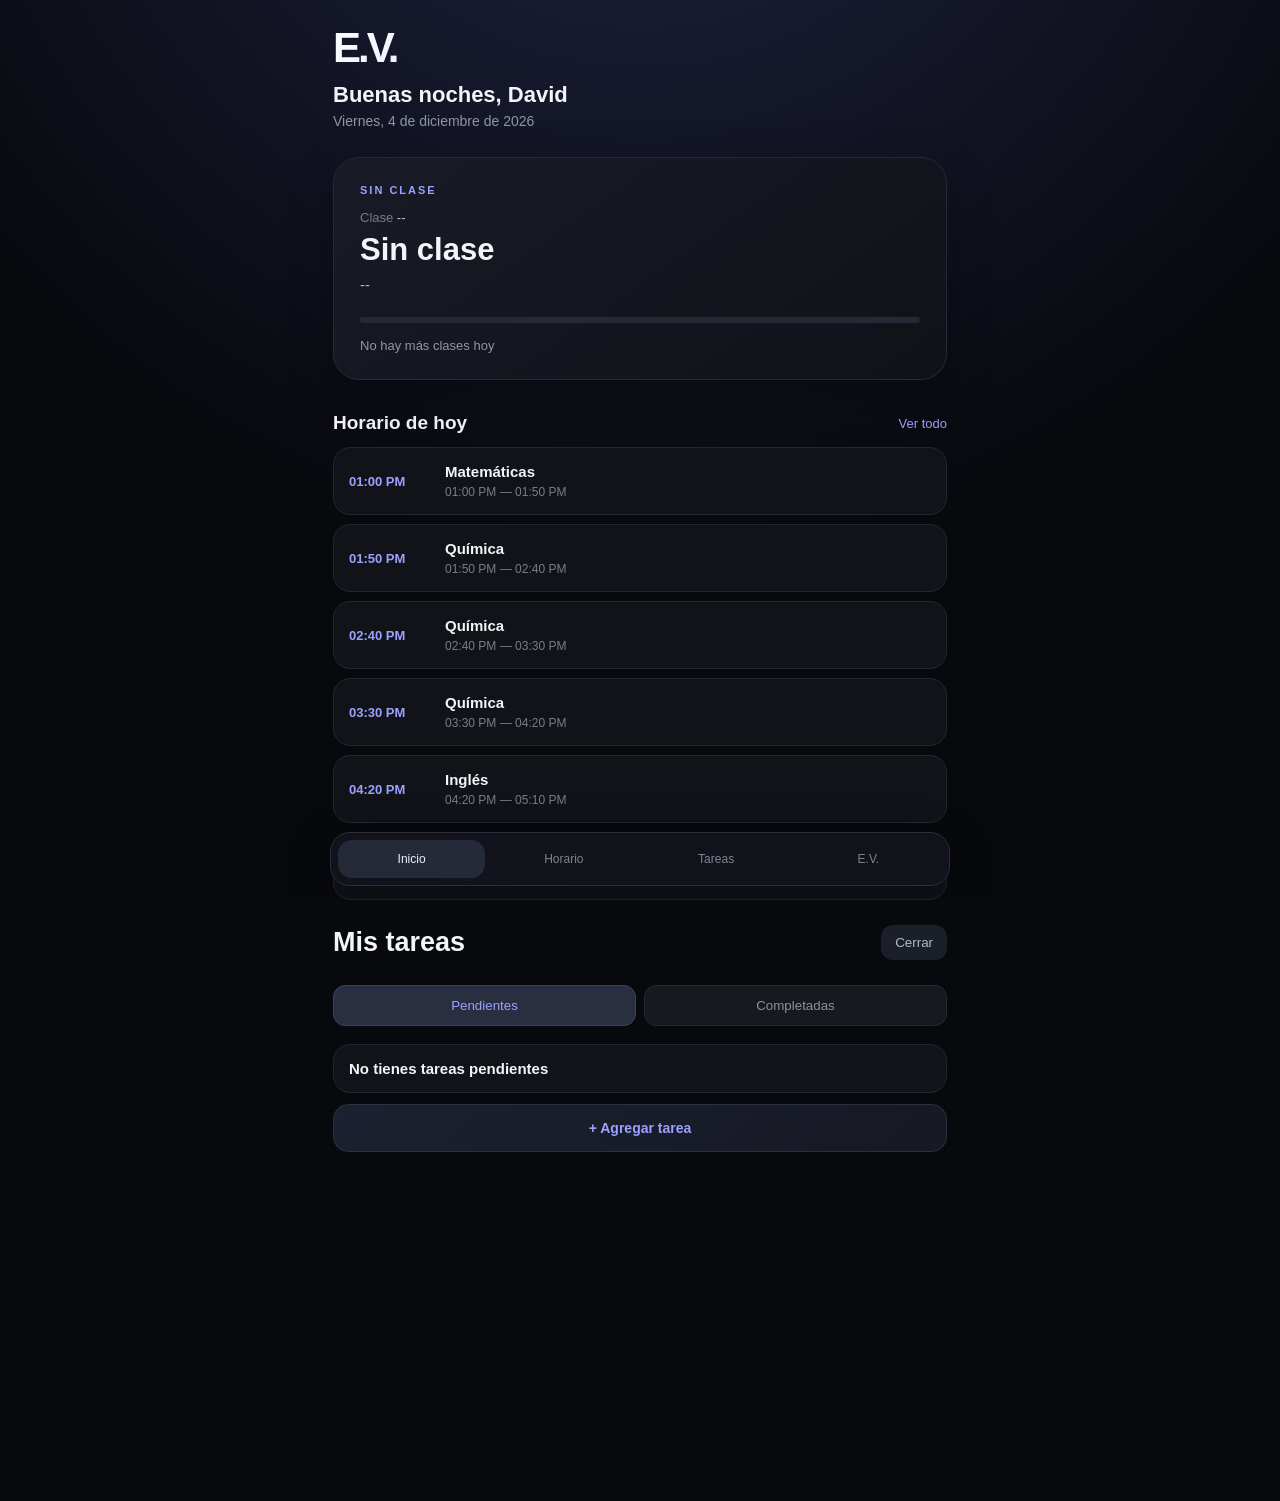
<file: index.html>
<!DOCTYPE html>
<html lang="es">

<head>

    <meta charset="UTF-8">

    <meta
        name="viewport"
        content="width=device-width, initial-scale=1.0"
    >

    <meta
        name="theme-color"
        content="#08090d"
    >

    <meta
        name="description"
        content="E.V. - Tu asistente escolar inteligente"
    >

    <meta
        name="mobile-web-app-capable"
        content="yes"
    >

    <meta
        name="apple-mobile-web-app-capable"
        content="yes"
    >

    <meta
        name="apple-mobile-web-app-status-bar-style"
        content="black-translucent"
    >

    <meta
        name="apple-mobile-web-app-title"
        content="E.V."
    >

    <title>E.V. - Asistente Escolar</title>


    <!-- PWA -->

    <link
        rel="manifest"
        href="manifest.json"
    >

    <link
        rel="apple-touch-icon"
        href="icons/icon-192.png"
    >


    <!-- ESTILOS -->

    <link
        rel="stylesheet"
        href="style.css"
    >

</head>


<body>

<main class="app">


    <!-- ==============================
         ENCABEZADO
    =============================== -->

    <header class="header">

        <div class="logo">
            E.V.
        </div>


        <div
            id="saludo"
            class="saludo"
        >
            Cargando...
        </div>


        <div
            id="fecha"
            class="fecha"
        >
            Cargando...
        </div>

    </header>



    <!-- ==============================
         CLASE ACTUAL
    =============================== -->

    <section class="card principal">

        <div
            id="estadoClase"
            class="estado"
        >
            Cargando...
        </div>


        <div class="clase-numero">

            Clase

            <span id="numeroClase">
                --
            </span>

        </div>


        <h1 id="claseActual">
            Cargando...
        </h1>


        <div
            id="horaClase"
            class="hora"
        >
            --
        </div>


        <div class="barra">

            <div
                id="progreso"
                class="progreso"
            ></div>

        </div>


        <div
            id="siguienteClase"
            class="siguiente"
        >
            Cargando...
        </div>

    </section>



    <!-- ==============================
         HORARIO DE HOY
    =============================== -->

    <section class="seccion">

        <div class="titulo-seccion">

            <h2>
                Horario de hoy
            </h2>


            <button
                type="button"
                onclick="mostrarHorario()"
            >
                Ver todo
            </button>

        </div>


        <div
            id="horarioHoy"
            class="lista"
        ></div>

    </section>



    <!-- ==============================
         TAREAS
    =============================== -->

    <section class="seccion">

        <div class="titulo-seccion">

            <h2>
                Tareas pendientes
            </h2>


            <span
                id="contadorTareas"
                class="contador"
            >
                0
            </span>

        </div>


        <div
            id="tareas"
            class="lista"
        ></div>


        <button
            type="button"
            class="boton-agregar"
            onclick="nuevaTarea()"
        >
            + Agregar tarea
        </button>

    </section>



    <!-- ==============================
         ASISTENTE E.V.
    =============================== -->

    <section
        class="seccion asistente"
        id="seccionEV"
    >

        <div class="titulo-seccion">

            <h2>
                Habla con E.V.
            </h2>

        </div>


        <div class="asistente-box">


            <!-- RESPUESTA -->

            <div
                id="respuestaEV"
                class="respuesta-ev"
            >
                Hola David. Estoy lista para ayudarte.
            </div>



            <!-- ENTRADA -->

            <div class="entrada-ev">


                <input
                    id="entradaTexto"
                    type="text"
                    placeholder="Escribe o habla con E.V..."
                    autocomplete="off"
                    enterkeyhint="send"
                >


                <button
                    type="button"
                    class="boton-enviar"
                    onclick="procesarEntrada()"
                    title="Enviar mensaje"
                >
                    Enviar
                </button>


                <button
                    id="botonEscuchar"
                    type="button"
                    class="microfono"
                    onclick="escuchar()"
                    title="Hablar con E.V."
                    aria-label="Hablar con E.V."
                >
                    Mic
                </button>


            </div>

        </div>

    </section>



    <!-- ==============================
         NAVEGACIÓN
    =============================== -->

    <nav class="nav">


        <button
            type="button"
            onclick="irInicio()"
            class="nav-activo"
        >
            Inicio
        </button>


        <button
            type="button"
            onclick="mostrarHorario()"
        >
            Horario
        </button>


        <button
            type="button"
            onclick="mostrarTareas()"
        >
            Tareas
        </button>


        <button
            type="button"
            onclick="activarEV()"
        >
            E.V.
        </button>


    </nav>


</main>



<!-- ==============================
     PANEL HORARIO
=============================== -->

<div
    id="panelHorario"
    class="panel"
    aria-hidden="true"
>

    <div class="panel-contenido">


        <div class="panel-header">

            <h2>
                Mi horario
            </h2>


            <button
                type="button"
                onclick="cerrarPanel()"
            >
                Cerrar
            </button>

        </div>



        <!-- DÍAS -->

        <div class="dias">


            <button
                type="button"
                onclick="cambiarDia(0)"
            >
                Lunes
            </button>


            <button
                type="button"
                onclick="cambiarDia(1)"
            >
                Martes
            </button>


            <button
                type="button"
                onclick="cambiarDia(2)"
            >
                Miércoles
            </button>


            <button
                type="button"
                onclick="cambiarDia(3)"
            >
                Jueves
            </button>


            <button
                type="button"
                onclick="cambiarDia(4)"
            >
                Viernes
            </button>


        </div>



        <!-- HORARIO -->

        <div
            id="horarioCompleto"
            class="lista"
        ></div>


    </div>

</div>



<!-- ==============================
     PANEL TAREAS
=============================== -->

<div
    id="panelTareas"
    class="panel"
    aria-hidden="true"
>

    <div class="panel-contenido">


        <div class="panel-header">

            <h2>
                Mis tareas
            </h2>


            <button
                type="button"
                onclick="cerrarPanel()"
            >
                Cerrar
            </button>

        </div>



        <!-- FILTROS -->

        <div class="filtro-tareas">


            <button
                id="filtroPendientes"
                type="button"
                class="filtro activo"
                onclick="cambiarFiltroTareas('pendientes')"
            >
                Pendientes
            </button>


            <button
                id="filtroCompletadas"
                type="button"
                class="filtro"
                onclick="cambiarFiltroTareas('completadas')"
            >
                Completadas
            </button>


        </div>



        <!-- LISTA -->

        <div
            id="tareasCompletas"
            class="lista"
        ></div>



        <!-- AGREGAR -->

        <button
            type="button"
            class="boton-agregar"
            onclick="nuevaTarea()"
        >
            + Agregar tarea
        </button>


    </div>

</div>



<!-- ==============================
     SCRIPT PRINCIPAL
=============================== -->

<script src="app.js"></script>


</body>

</html>
</file>
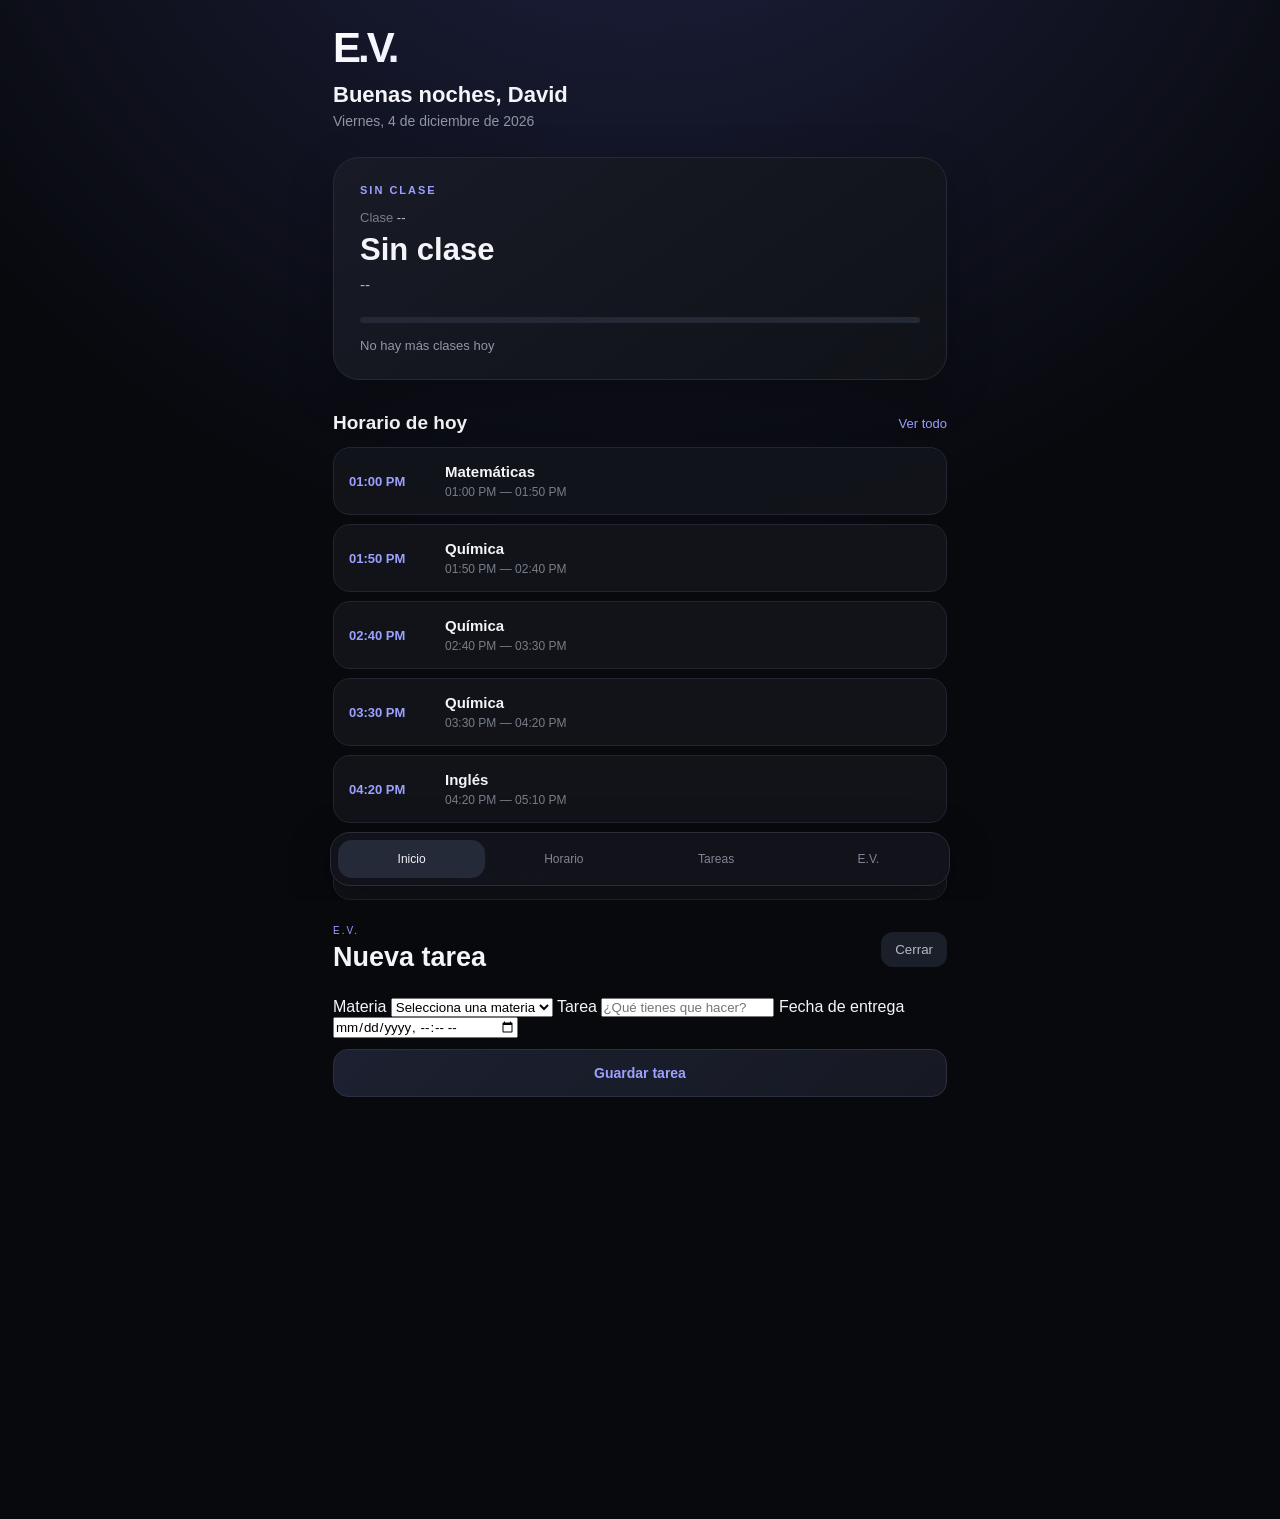
<file: eindex.html>
<!DOCTYPE html>
<html lang="es">

<head>

    <meta charset="UTF-8">

    <meta
        name="viewport"
        content="width=device-width, initial-scale=1.0"
    >

    <meta
        name="theme-color"
        content="#08090d"
    >

    <meta
        name="mobile-web-app-capable"
        content="yes"
    >

    <meta
        name="apple-mobile-web-app-capable"
        content="yes"
    >

    <title>E.V.</title>

    <link
        rel="stylesheet"
        href="style.css"
    >

</head>


<body>

<main class="app">

    <!-- =================================
         ENCABEZADO
    ================================== -->

    <header class="header">

        <div class="logo">
            E.V.
        </div>

        <div
            id="saludo"
            class="saludo"
        >
            Cargando...
        </div>

        <div
            id="fecha"
            class="fecha"
        >
            Cargando...
        </div>

    </header>


    <!-- =================================
         CLASE ACTUAL
    ================================== -->

    <section class="card principal">

        <div
            id="estadoClase"
            class="estado"
        >
            Cargando...
        </div>

        <div class="clase-numero">

            Clase
            <span id="numeroClase">
                --
            </span>

        </div>

        <h1 id="claseActual">
            Cargando...
        </h1>

        <div
            id="horaClase"
            class="hora"
        >
            --
        </div>

        <div class="barra">

            <div
                id="progreso"
                class="progreso"
            ></div>

        </div>

        <div
            id="siguienteClase"
            class="siguiente"
        >
            Cargando...
        </div>

    </section>


    <!-- =================================
         HORARIO DE HOY
    ================================== -->

    <section class="seccion">

        <div class="titulo-seccion">

            <h2>
                Horario de hoy
            </h2>

            <button
                class="boton-secundario"
                onclick="mostrarHorario()"
            >
                Ver todo
            </button>

        </div>

        <div
            id="horarioHoy"
            class="lista"
        ></div>

    </section>


    <!-- =================================
         TAREAS
    ================================== -->

    <section class="seccion">

        <div class="titulo-seccion">

            <h2>
                Tareas pendientes
            </h2>

            <span
                id="contadorTareas"
                class="contador"
            >
                0
            </span>

        </div>

        <div
            id="tareas"
            class="lista"
        ></div>

        <button
            class="boton-agregar"
            onclick="nuevaTarea()"
        >
            Agregar tarea
        </button>

    </section>


    <!-- =================================
         ASISTENTE E.V.
    ================================== -->

    <section class="seccion asistente">

        <div class="titulo-seccion">

            <h2>
                E.V.
            </h2>

        </div>

        <div class="asistente-box">

            <div
                id="respuestaEV"
                class="respuesta-ev"
            >
                Hola David. ¿Qué necesitas?
            </div>


            <div class="entrada-ev">

                <input
                    id="entradaTexto"
                    type="text"
                    placeholder="Escribe algo..."
                    autocomplete="off"
                    enterkeyhint="send"
                >

                <button
                    onclick="procesarEntrada()"
                    class="boton-enviar"
                >
                    Enviar
                </button>

                <button
                    id="botonEscuchar"
                    class="microfono"
                    onclick="escuchar()"
                    title="Hablar con E.V."
                    aria-label="Hablar con E.V."
                >
                    Mic
                </button>

            </div>


            <button
                class="detener-voz"
                onclick="detenerVoz()"
            >
                Detener voz
            </button>

        </div>

    </section>


    <!-- =================================
         NAVEGACIÓN
    ================================== -->

    <nav class="nav">

        <button
            onclick="irInicio()"
            class="nav-activo"
            id="navInicio"
        >
            Inicio
        </button>

        <button
            onclick="mostrarHorario()"
            id="navHorario"
        >
            Horario
        </button>

        <button
            onclick="mostrarTareas()"
            id="navTareas"
        >
            Tareas
        </button>

        <button
            onclick="activarEV()"
            id="navEV"
        >
            E.V.
        </button>

    </nav>

</main>


<!-- =====================================
     PANEL DEL HORARIO
====================================== -->

<div
    id="panelHorario"
    class="panel"
>

    <div class="panel-contenido">

        <div class="panel-header">

            <div>

                <div class="panel-subtitulo">
                    E.V.
                </div>

                <h2>
                    Mi horario
                </h2>

            </div>

            <button
                class="cerrar"
                onclick="cerrarPanel()"
            >
                Cerrar
            </button>

        </div>


        <!-- DÍAS -->

        <div class="dias">

            <button
                onclick="cambiarDia(0)"
                id="dia0"
            >
                Lunes
            </button>

            <button
                onclick="cambiarDia(1)"
                id="dia1"
            >
                Martes
            </button>

            <button
                onclick="cambiarDia(2)"
                id="dia2"
            >
                Miércoles
            </button>

            <button
                onclick="cambiarDia(3)"
                id="dia3"
            >
                Jueves
            </button>

            <button
                onclick="cambiarDia(4)"
                id="dia4"
            >
                Viernes
            </button>

        </div>


        <div
            id="horarioCompleto"
            class="lista"
        ></div>

    </div>

</div>


<!-- =====================================
     PANEL DE TAREAS
====================================== -->

<div
    id="panelTareas"
    class="panel"
>

    <div class="panel-contenido">

        <div class="panel-header">

            <div>

                <div class="panel-subtitulo">
                    E.V.
                </div>

                <h2>
                    Mis tareas
                </h2>

            </div>

            <button
                class="cerrar"
                onclick="cerrarPanel()"
            >
                Cerrar
            </button>

        </div>


        <!-- FILTROS -->

        <div class="filtro-tareas">

            <button
                id="filtroPendientes"
                class="filtro activo"
                onclick="cambiarFiltroTareas('pendientes')"
            >
                Pendientes
            </button>

            <button
                id="filtroCompletadas"
                class="filtro"
                onclick="cambiarFiltroTareas('completadas')"
            >
                Completadas
            </button>

        </div>


        <div
            id="tareasCompletas"
            class="lista"
        ></div>


        <button
            class="boton-agregar"
            onclick="nuevaTarea()"
        >
            Agregar tarea
        </button>

    </div>

</div>


<!-- =====================================
     PANEL PARA AGREGAR TAREA
====================================== -->

<div
    id="panelNuevaTarea"
    class="panel"
>

    <div class="panel-contenido">

        <div class="panel-header">

            <div>

                <div class="panel-subtitulo">
                    E.V.
                </div>

                <h2>
                    Nueva tarea
                </h2>

            </div>

            <button
                class="cerrar"
                onclick="cerrarPanelTarea()"
            >
                Cerrar
            </button>

        </div>


        <div class="formulario-tarea">

            <label for="nuevaMateria">
                Materia
            </label>

            <select id="nuevaMateria">

                <option value="">
                    Selecciona una materia
                </option>

                <option value="Matemáticas">
                    Matemáticas
                </option>

                <option value="Química">
                    Química
                </option>

                <option value="Física">
                    Física
                </option>

                <option value="Inglés">
                    Inglés
                </option>

                <option value="Bioética">
                    Bioética
                </option>

                <option value="Artes">
                    Artes
                </option>

                <option value="Autotrónica">
                    Autotrónica
                </option>

                <option value="Rep. Motores gasolina">
                    Rep. Motores gasolina
                </option>

                <option value="Rep. Carroceria">
                    Rep. Carroceria
                </option>

            </select>


            <label for="nuevaTarea">
                Tarea
            </label>

            <input
                id="nuevaTarea"
                type="text"
                placeholder="¿Qué tienes que hacer?"
                autocomplete="off"
            >


            <label for="nuevaFecha">
                Fecha de entrega
            </label>

            <input
                id="nuevaFecha"
                type="datetime-local"
            >


            <button
                class="boton-agregar"
                onclick="guardarNuevaTarea()"
            >
                Guardar tarea
            </button>

        </div>

    </div>

</div>


<!-- =====================================
     SCRIPT
====================================== -->

<script src="app.js"></script>

</body>

</html>
</file>
<file: style.css>
/* ==========================================
   E.V. - DISEÑO COMPLETO
========================================== */

:root {

    --fondo: #08090d;
    --fondo-2: #0e1017;

    --tarjeta: #11131b;
    --tarjeta-2: #171a24;

    --borde: #252938;

    --texto: #f4f5f8;
    --texto-secundario: #8f95a3;

    --acento: #9ca1ff;
    --acento-fuerte: #777dff;

    --verde: #69e6aa;

}


* {

    box-sizing: border-box;

    margin: 0;

    padding: 0;

}


html {

    scroll-behavior: smooth;

}


body {

    font-family:
        Arial,
        Helvetica,
        sans-serif;

    background:
        radial-gradient(
            circle at 50% -20%,
            #202445 0%,
            #08090d 45%
        );

    color: var(--texto);

    min-height: 100vh;

    -webkit-tap-highlight-color:
        transparent;

}


button,
input {

    font-family: inherit;

}


button {

    border: none;

    cursor: pointer;

    transition:
        transform 0.2s ease,
        background 0.2s ease,
        opacity 0.2s ease;

}


button:active {

    transform: scale(0.96);

}


/* ==========================================
   APP
========================================== */

.app {

    width: 100%;

    max-width: 650px;

    margin: auto;

    padding:
        24px
        18px
        120px;

}


/* ==========================================
   HEADER
========================================== */

.header {

    margin-bottom: 28px;

    animation:
        aparecer 0.5s ease;

}


.logo-area {

    display: flex;

    align-items: center;

    justify-content: space-between;

}


.logo {

    font-size: 42px;

    font-weight: 900;

    letter-spacing: -3px;

    background:
        linear-gradient(
            135deg,
            #ffffff,
            #9ca1ff
        );

    -webkit-background-clip: text;

    -webkit-text-fill-color: transparent;

}


.estado-online {

    display: flex;

    align-items: center;

    gap: 7px;

    color: var(--texto-secundario);

    font-size: 12px;

}


.estado-online span {

    width: 7px;

    height: 7px;

    border-radius: 50%;

    background: var(--verde);

    box-shadow:
        0 0 10px var(--verde);

}


.saludo {

    font-size: 22px;

    font-weight: 600;

    margin-top: 10px;

}


.fecha {

    color: var(--texto-secundario);

    margin-top: 5px;

    font-size: 14px;

}


/* ==========================================
   TARJETAS
========================================== */

.card {

    position: relative;

    overflow: hidden;

    background:
        linear-gradient(
            145deg,
            #181b26,
            #101218
        );

    border:
        1px solid var(--borde);

    border-radius: 26px;

    box-shadow:
        0 15px 45px
        rgba(0, 0, 0, 0.25);

}


.principal {

    padding: 26px;

    margin-bottom: 32px;

    animation:
        subir 0.55s ease;

}


.principal-glow {

    position: absolute;

    width: 250px;

    height: 250px;

    border-radius: 50%;

    background:
        radial-gradient(
            circle,
            rgba(120, 126, 255, 0.15),
            transparent 70%
        );

    top: -150px;

    right: -100px;

    pointer-events: none;

}


.estado {

    position: relative;

    font-size: 11px;

    letter-spacing: 2px;

    color: var(--acento);

    font-weight: bold;

}


.clase-numero {

    position: relative;

    margin-top: 14px;

    color: #777d89;

    font-size: 13px;

}


.clase-numero span {

    color: #c4c7d0;

}


.principal h1 {

    position: relative;

    font-size: 31px;

    margin-top: 8px;

    line-height: 1.1;

}


.hora {

    position: relative;

    margin-top: 9px;

    color: #b1b6c2;

    font-size: 15px;

}


.barra {

    position: relative;

    width: 100%;

    height: 6px;

    background: #252936;

    border-radius: 10px;

    overflow: hidden;

    margin-top: 24px;

}


.progreso {

    height: 100%;

    width: 0%;

    border-radius: inherit;

    background:
        linear-gradient(
            90deg,
            #777dff,
            #b2b6ff
        );

    transition:
        width 0.5s ease;

}


.siguiente {

    position: relative;

    margin-top: 15px;

    color: #9297a3;

    font-size: 13px;

}


/* ==========================================
   SECCIONES
========================================== */

.seccion {

    margin-top: 30px;

    animation:
        aparecer 0.5s ease;

}


.titulo-seccion {

    display: flex;

    align-items: center;

    justify-content: space-between;

    gap: 10px;

    margin-bottom: 13px;

}


.titulo-seccion h2 {

    font-size: 19px;

}


.titulo-seccion button {

    background: transparent;

    color: var(--acento);

    font-size: 13px;

}


/* ==========================================
   LISTAS
========================================== */

.lista {

    display: flex;

    flex-direction: column;

    gap: 9px;

}


.clase {

    display: flex;

    gap: 14px;

    align-items: center;

    padding: 15px;

    background:
        rgba(18, 20, 27, 0.9);

    border:
        1px solid #222633;

    border-radius: 17px;

    animation:
        aparecer 0.25s ease;

}


.clase-hora {

    min-width: 82px;

    color: var(--acento);

    font-size: 13px;

    font-weight: 600;

}


.clase-nombre {

    font-size: 15px;

    font-weight: 600;

}


.clase-horario {

    margin-top: 5px;

    color: #777d89;

    font-size: 12px;

}


/* ==========================================
   TAREAS
========================================== */

.tarea {

    background:
        linear-gradient(
            145deg,
            #151821,
            #101217
        );

    border:
        1px solid #232734;

    border-radius: 18px;

    padding: 16px;

    animation:
        aparecer 0.3s ease;

    transition:
        transform 0.2s ease,
        opacity 0.2s ease;

}


.tarea-completada {

    opacity: 0.55;

}


.tarea-top {

    display: flex;

    align-items: center;

    justify-content: space-between;

    gap: 12px;

}


.tarea-materia {

    color: var(--acento);

    font-size: 12px;

    margin-bottom: 6px;

}


.tarea-nombre {

    font-size: 15px;

    font-weight: 600;

    line-height: 1.35;

}


.tarea-fecha {

    margin-top: 10px;

    font-size: 12px;

    color: #9298a5;

}


.completar {

    min-width: 38px;

    width: 38px;

    height: 38px;

    border-radius: 50%;

    background: #222735;

    border:
        1px solid #303647;

    color: #d5d7df;

    font-size: 18px;

}


.tarea-completada .completar {

    background: var(--verde);

    color: #07120c;

}


/* ==========================================
   CONTADOR
========================================== */

.contador {

    min-width: 27px;

    height: 27px;

    display: flex;

    align-items: center;

    justify-content: center;

    border-radius: 50%;

    background: #202532;

    color: var(--acento);

    font-size: 12px;

    font-weight: bold;

}


/* ==========================================
   BOTON AGREGAR
========================================== */

.boton-agregar {

    width: 100%;

    margin-top: 11px;

    padding: 15px;

    border-radius: 15px;

    background:
        linear-gradient(
            135deg,
            #1c2030,
            #161923
        );

    color: var(--acento);

    border:
        1px solid #2c3142;

    font-size: 14px;

    font-weight: 600;

}


/* ==========================================
   ASISTENTE
========================================== */

.asistente-box {

    padding: 22px;

    border-radius: 25px;

    background:
        linear-gradient(
            145deg,
            #161927,
            #0e1017
        );

    border:
        1px solid #292e40;

    overflow: hidden;

}


.ev-status {

    color: var(--verde);

    font-size: 12px;

}


.ev-visual {

    display: flex;

    justify-content: center;

    margin-bottom: 22px;

}


.orbita-ev {

    position: relative;

    width: 110px;

    height: 110px;

    display: flex;

    align-items: center;

    justify-content: center;

}


.orbita-anillo {

    position: absolute;

    inset: 0;

    border-radius: 50%;

    border:
        1px solid
        rgba(156, 161, 255, 0.45);

    animation:
        girar 8s linear infinite;

}


.anillo-2 {

    inset: 10px;

    animation-direction:
        reverse;

    animation-duration:
        5s;

    border-style:
        dashed;

}


.ev-nucleo {

    width: 68px;

    height: 68px;

    border-radius: 50%;

    display: flex;

    align-items: center;

    justify-content: center;

    background:
        radial-gradient(
            circle at 30% 30%,
            #c5c8ff,
            #777dff,
            #33388f
        );

    color: white;

    font-weight: bold;

    box-shadow:
        0 0 30px
        rgba(119, 125, 255, 0.6);

}


.respuesta-ev {

    min-height: 70px;

    display: flex;

    align-items: center;

    justify-content: center;

    text-align: center;

    color: #d7d9e2;

    line-height: 1.5;

    font-size: 15px;

    padding:
        10px
        5px
        20px;

}


.entrada-ev {

    display: flex;

    gap: 8px;

}


.entrada-ev input {

    flex: 1;

    min-width: 0;

    background: #0d0f15;

    border:
        1px solid #292e3c;

    border-radius: 13px;

    padding: 14px;

    color: white;

    outline: none;

}


.entrada-ev input:focus {

    border-color:
        var(--acento);

    box-shadow:
        0 0 0 3px
        rgba(156, 161, 255, 0.08);

}


.boton-enviar {

    padding:
        0
        15px;

    border-radius: 13px;

    background: #252a3a;

    color: var(--acento);

    font-size: 12px;

    font-weight: bold;

}


.controles-voz {

    display: flex;

    flex-direction: column;

    align-items: center;

    margin-top: 24px;

}


.boton-voz {

    position: relative;

    width: 74px;

    height: 74px;

    border-radius: 50%;

    background:
        radial-gradient(
            circle,
            #9499ff,
            #5f66d8
        );

    color: white;

    display: flex;

    align-items: center;

    justify-content: center;

    box-shadow:
        0 0 30px
        rgba(119, 125, 255, 0.4);

    overflow: visible;

}


.icono-mic {

    position: relative;

    z-index: 2;

    font-weight: bold;

}


.ondas {

    position: absolute;

    inset: -7px;

    border:
        1px solid
        rgba(156, 161, 255, 0.5);

    border-radius: 50%;

    opacity: 0;

}


.boton-voz.escuchando {

    animation:
        pulso 1.2s infinite;

}


.boton-voz.escuchando .ondas {

    animation:
        onda 1.5s infinite;

}


.boton-voz.escuchando .onda-2 {

    animation-delay:
        0.5s;

}


.boton-voz.escuchando .onda-3 {

    animation-delay:
        1s;

}


.estado-voz {

    margin-top: 12px;

    font-size: 12px;

    color: var(--texto-secundario);

}


/* ==========================================
   NAVEGACION
========================================== */

.nav {

    position: fixed;

    z-index: 50;

    left: 50%;

    bottom: 14px;

    transform:
        translateX(-50%);

    width:
        calc(100% - 28px);

    max-width: 620px;

    display: grid;

    grid-template-columns:
        repeat(4, 1fr);

    gap: 5px;

    padding: 7px;

    background:
        rgba(17, 19, 27, 0.94);

    backdrop-filter:
        blur(15px);

    border:
        1px solid #292e3a;

    border-radius: 20px;

    box-shadow:
        0 10px 40px
        rgba(0, 0, 0, 0.4);

}


.nav button {

    padding: 12px 5px;

    border-radius: 14px;

    background: transparent;

    color: #7f8592;

    font-size: 12px;

}


.nav-activo {

    background: #252a39 !important;

    color: #f0f1f5 !important;

}


/* ==========================================
   PANELES
========================================== */

.panel {

    position: fixed;

    inset: 0;

    z-index: 100;

    background: var(--fondo);

    transform:
        translateY(100%);

    transition:
        transform 0.35s cubic-bezier(
            .2,
            .8,
            .2,
            1
        );

    overflow-y: auto;

}


.panel.activo {

    transform:
        translateY(0);

}


.panel-contenido {

    width: 100%;

    max-width: 650px;

    margin: auto;

    padding:
        25px
        18px
        60px;

}


.panel-header {

    display: flex;

    justify-content:
        space-between;

    align-items: center;

    margin-bottom: 25px;

}


.panel-header h2 {

    font-size: 27px;

}


.panel-header button {

    background: #1b1f2a;

    color: #b5bac6;

    padding:
        10px
        14px;

    border-radius: 12px;

}


.panel-subtitulo {

    font-size: 10px;

    letter-spacing: 2px;

    color: var(--acento);

    margin-bottom: 6px;

}


/* ==========================================
   DIAS
========================================== */

.dias {

    display: flex;

    gap: 7px;

    overflow-x: auto;

    padding-bottom: 12px;

    margin-bottom: 12px;

}


.dias button {

    white-space: nowrap;

    padding:
        10px
        14px;

    border-radius: 12px;

    background: #151820;

    border:
        1px solid #252a35;

    color: #8d93a0;

}


.dias button.activo {

    background: #292f42;

    color: #e8e9ee;

    border-color:
        var(--acento);

}


/* ==========================================
   FILTROS
========================================== */

.filtro-tareas {

    display: flex;

    gap: 8px;

    margin-bottom: 18px;

}


.filtro {

    flex: 1;

    padding: 12px;

    border-radius: 12px;

    background: #161920;

    color: #8c919d;

    border:
        1px solid #252936;

}


.filtro.activo {

    background: #292f40;

    color: var(--acento);

    border-color:
        #3b4260;

}


/* ==========================================
   MODAL
========================================== */

.modal {

    position: fixed;

    inset: 0;

    z-index: 200;

    display: none;

    align-items: flex-end;

}


.modal.activo {

    display: flex;

}


.modal-fondo {

    position: absolute;

    inset: 0;

    background:
        rgba(0, 0, 0, 0.65);

    backdrop-filter:
        blur(4px);

}


.modal-contenido {

    position: relative;

    width: 100%;

    max-width: 650px;

    margin: auto;

    background:
        linear-gradient(
            145deg,
            #171a24,
            #0f1117
        );

    border:
        1px solid #292e3b;

    border-radius:
        28px
        28px
        0
        0;

    padding:
        25px
        20px
        35px;

    animation:
        modalSubir 0.3s ease;

}


.modal-header {

    display: flex;

    justify-content:
        space-between;

    align-items: center;

    margin-bottom: 22px;

}


.modal-header h2 {

    font-size: 24px;

}


.modal-header button {

    background: #20242e;

    color: #afb4bf;

    padding:
        9px
        12px;

    border-radius: 10px;

}


.modal-contenido label {

    display: block;

    margin:
        16px
        0
        7px;

    color: #a7acb7;

    font-size: 13px;

}


.modal-contenido input {

    width: 100%;

    padding: 15px;

    border-radius: 13px;

    background: #0d0f14;

    color: white;

    border:
        1px solid #292e3a;

    outline: none;

}


.boton-guardar {

    width: 100%;

    margin-top: 22px;

    padding: 16px;

    border-radius: 14px;

    background:
        linear-gradient(
            135deg,
            #777dff,
            #9ca1ff
        );

    color: white;

    font-weight: bold;

}


/* ==========================================
   MENSAJE FLOTANTE
========================================== */

.ev-mensaje {

    position: fixed;

    z-index: 300;

    left: 50%;

    bottom: 95px;

    transform:
        translate(-50%, 30px);

    width:
        calc(100% - 36px);

    max-width: 520px;

    padding: 15px;

    background:
        rgba(23, 26, 34, 0.96);

    backdrop-filter:
        blur(14px);

    border:
        1px solid #303544;

    border-radius: 18px;

    display: flex;

    gap: 12px;

    align-items: center;

    opacity: 0;

    pointer-events: none;

    transition:
        opacity 0.25s ease,
        transform 0.25s ease;

}


.ev-mensaje.visible {

    opacity: 1;

    transform:
        translate(-50%, 0);

}


.ev-circulo {

    min-width: 43px;

    height: 43px;

    border-radius: 50%;

    display: flex;

    align-items: center;

    justify-content: center;

    background: #30364d;

    color: var(--acento);

    font-weight: bold;

    font-size: 12px;

}


.ev-texto {

    font-size: 13px;

    line-height: 1.4;

    color: #d7d9e0;

}


/* ==========================================
   ANIMACIONES
========================================== */

@keyframes aparecer {

    from {

        opacity: 0;

    }

    to {

        opacity: 1;

    }

}


@keyframes subir {

    from {

        opacity: 0;

        transform:
            translateY(15px);

    }

    to {

        opacity: 1;

        transform:
            translateY(0);

    }

}


@keyframes girar {

    from {

        transform:
            rotate(0deg);

    }

    to {

        transform:
            rotate(360deg);

    }

}


@keyframes pulso {

    0% {

        box-shadow:
            0 0 0 0
            rgba(119, 125, 255, 0.6);

    }

    70% {

        box-shadow:
            0 0 0 18px
            rgba(119, 125, 255, 0);

    }

    100% {

        box-shadow:
            0 0 0 0
            rgba(119, 125, 255, 0);

    }

}


@keyframes onda {

    0% {

        transform:
            scale(0.8);

        opacity: 0;

    }

    40% {

        opacity: 1;

    }

    100% {

        transform:
            scale(1.5);

        opacity: 0;

    }

}


@keyframes modalSubir {

    from {

        transform:
            translateY(100px);

        opacity: 0;

    }

    to {

        transform:
            translateY(0);

        opacity: 1;

    }

}


/* ==========================================
   CELULAR
========================================== */

@media (max-width: 450px) {

    .app {

        padding:
            20px
            14px
            110px;

    }


    .logo {

        font-size: 38px;

    }


    .saludo {

        font-size: 19px;

    }


    .principal {

        padding: 22px;

    }


    .principal h1 {

        font-size: 27px;

    }


    .clase {

        padding: 14px;

    }


    .clase-hora {

        min-width: 72px;

        font-size: 12px;

    }


    .entrada-ev {

        flex-direction: column;

    }


    .boton-enviar {

        padding: 14px;

    }

       }
</file>
